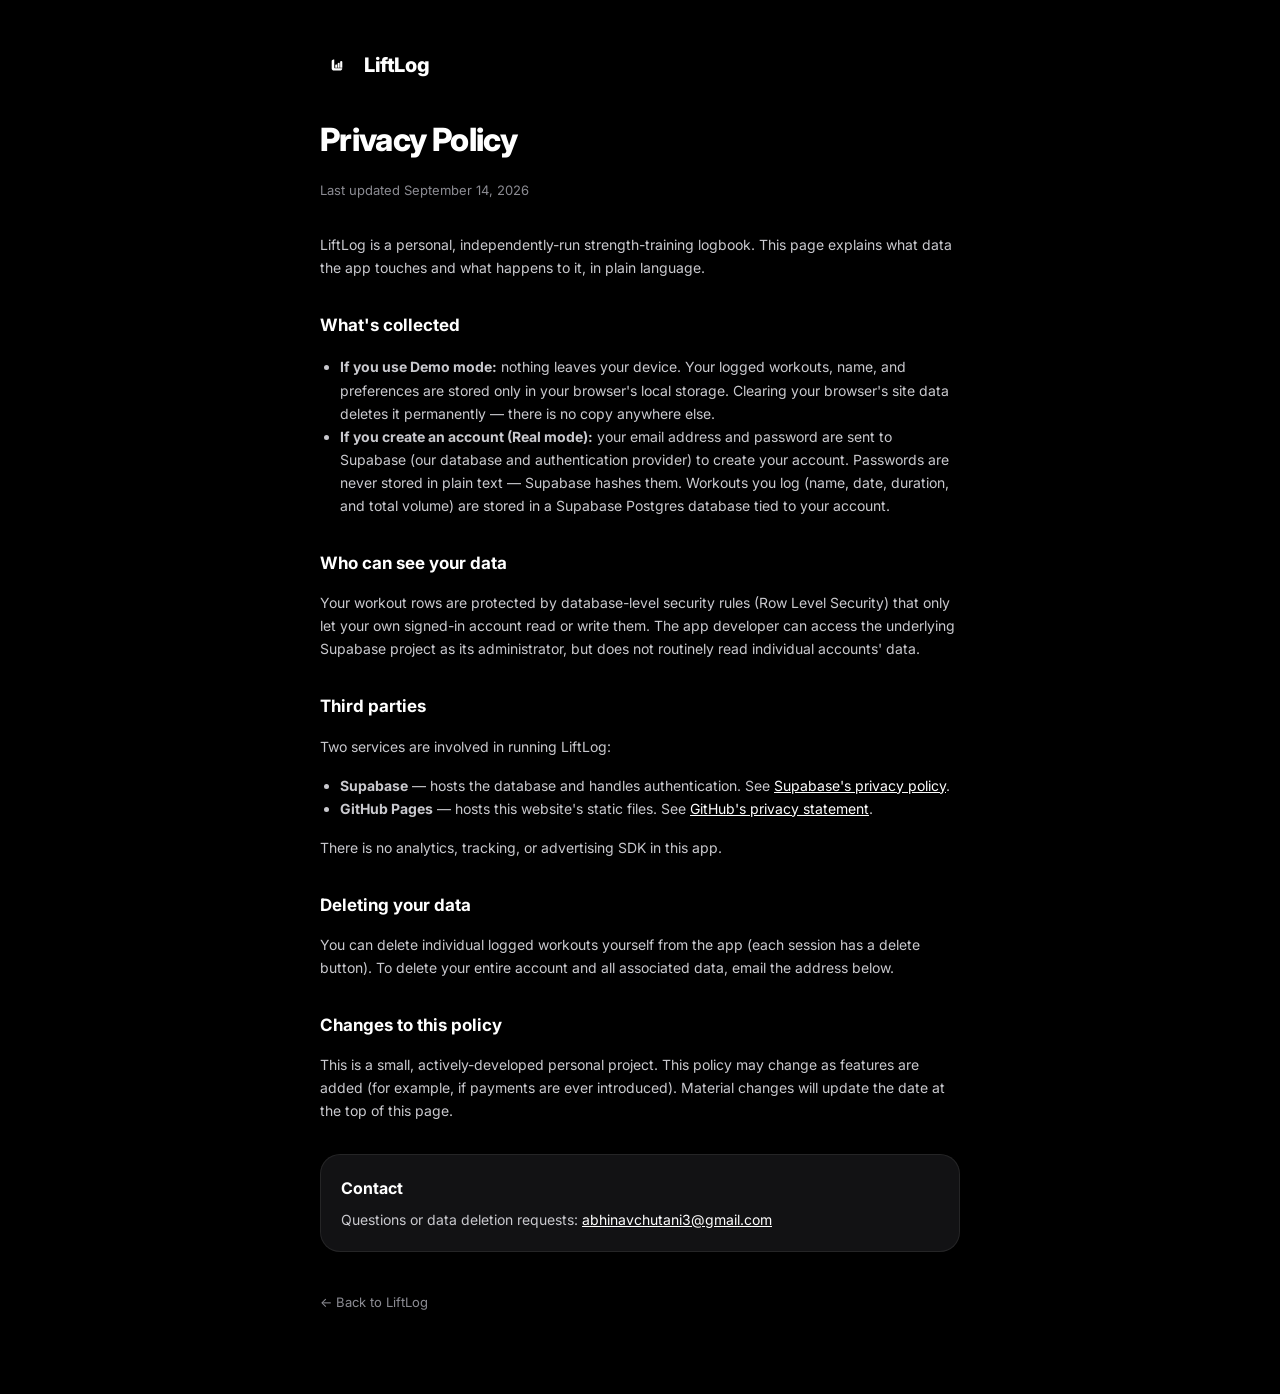
<file: privacy.html>
<!doctype html>
<html lang="en">
<head>
<meta charset="utf-8">
<meta name="viewport" content="width=device-width, initial-scale=1">
<title>Privacy Policy — LiftLog</title>
<link rel="icon" type="image/svg+xml" href="assets/logo.svg">
<link href="https://fonts.googleapis.com/css2?family=Inter:wght@400;600;700;800&display=swap" rel="stylesheet">
<link rel="stylesheet" href="legal-shared.css">
</head>
<body>
<main>
  <a class="brand" href="index.html"><img src="assets/logo.svg" alt=""><span>LiftLog</span></a>
  <h1>Privacy Policy</h1>
  <p class="updated">Last updated September 14, 2026</p>

  <p>LiftLog is a personal, independently-run strength-training logbook. This page explains what
  data the app touches and what happens to it, in plain language.</p>

  <h2>What's collected</h2>
  <ul>
    <li><strong>If you use Demo mode:</strong> nothing leaves your device. Your logged workouts,
    name, and preferences are stored only in your browser's local storage. Clearing your browser's
    site data deletes it permanently — there is no copy anywhere else.</li>
    <li><strong>If you create an account (Real mode):</strong> your email address and password are
    sent to Supabase (our database and authentication provider) to create your account. Passwords
    are never stored in plain text — Supabase hashes them. Workouts you log (name, date, duration,
    and total volume) are stored in a Supabase Postgres database tied to your account.</li>
  </ul>

  <h2>Who can see your data</h2>
  <p>Your workout rows are protected by database-level security rules (Row Level Security) that
  only let your own signed-in account read or write them. The app developer can access the
  underlying Supabase project as its administrator, but does not routinely read individual
  accounts' data.</p>

  <h2>Third parties</h2>
  <p>Two services are involved in running LiftLog:</p>
  <ul>
    <li><strong>Supabase</strong> — hosts the database and handles authentication. See
    <a href="https://supabase.com/privacy" target="_blank" rel="noopener">Supabase's privacy policy</a>.</li>
    <li><strong>GitHub Pages</strong> — hosts this website's static files. See
    <a href="https://docs.github.com/en/site-policy/privacy-policies/github-privacy-statement" target="_blank" rel="noopener">GitHub's privacy statement</a>.</li>
  </ul>
  <p>There is no analytics, tracking, or advertising SDK in this app.</p>

  <h2>Deleting your data</h2>
  <p>You can delete individual logged workouts yourself from the app (each session has a delete
  button). To delete your entire account and all associated data, email the address below.</p>

  <h2>Changes to this policy</h2>
  <p>This is a small, actively-developed personal project. This policy may change as features are
  added (for example, if payments are ever introduced). Material changes will update the date at
  the top of this page.</p>

  <div class="card">
    <strong>Contact</strong>
    <p style="margin:6px 0 0">Questions or data deletion requests: <a href="mailto:abhinavchutani3@gmail.com">abhinavchutani3@gmail.com</a></p>
  </div>

  <a class="back" href="index.html">&larr; Back to LiftLog</a>
</main>
</body>
</html>
</file>
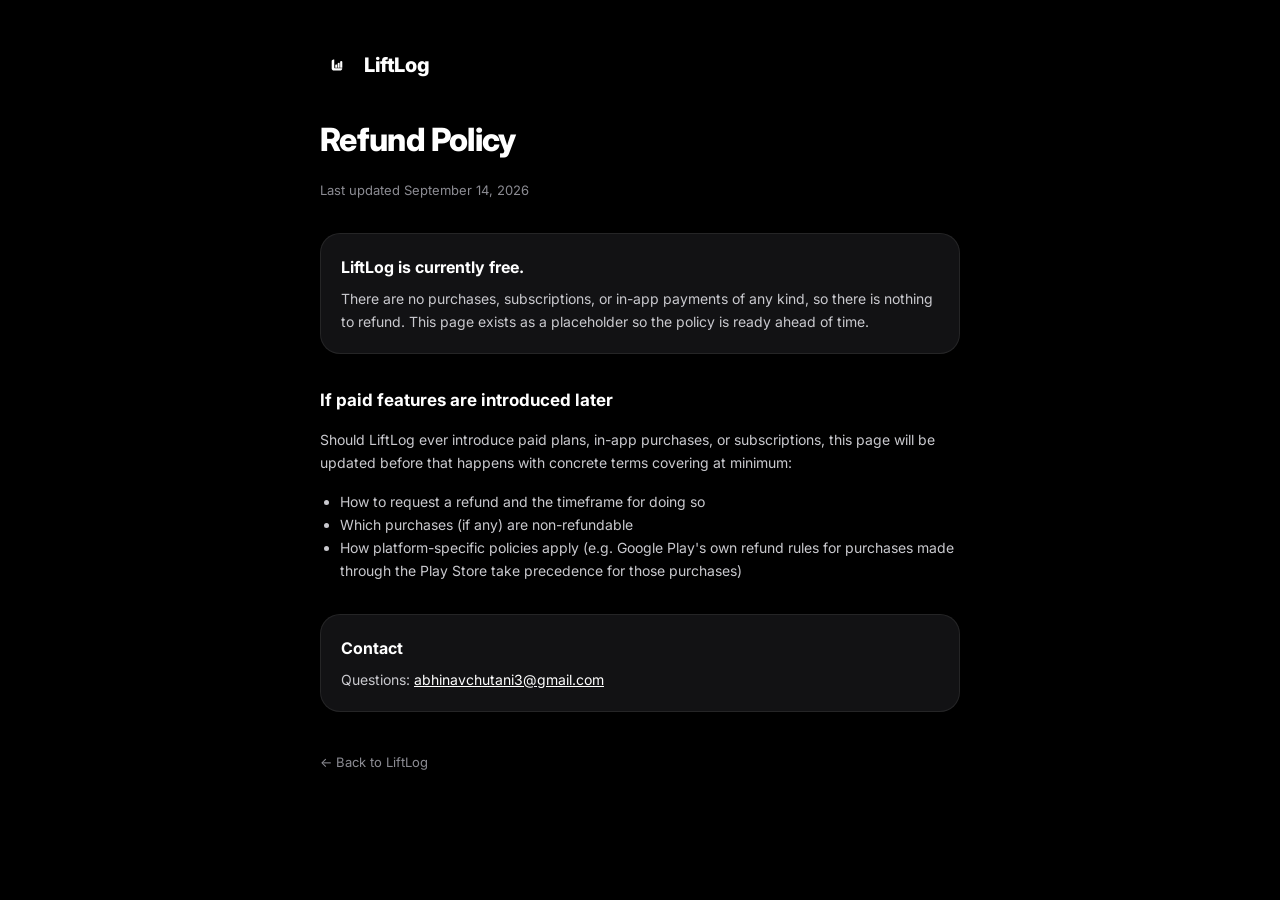
<file: refund.html>
<!doctype html>
<html lang="en">
<head>
<meta charset="utf-8">
<meta name="viewport" content="width=device-width, initial-scale=1">
<title>Refund Policy — LiftLog</title>
<link rel="icon" type="image/svg+xml" href="assets/logo.svg">
<link href="https://fonts.googleapis.com/css2?family=Inter:wght@400;600;700;800&display=swap" rel="stylesheet">
<link rel="stylesheet" href="legal-shared.css">
</head>
<body>
<main>
  <a class="brand" href="index.html"><img src="assets/logo.svg" alt=""><span>LiftLog</span></a>
  <h1>Refund Policy</h1>
  <p class="updated">Last updated September 14, 2026</p>

  <div class="card">
    <strong>LiftLog is currently free.</strong>
    <p style="margin:6px 0 0">There are no purchases, subscriptions, or in-app payments of any
    kind, so there is nothing to refund. This page exists as a placeholder so the policy is ready
    ahead of time.</p>
  </div>

  <h2>If paid features are introduced later</h2>
  <p>Should LiftLog ever introduce paid plans, in-app purchases, or subscriptions, this page will
  be updated before that happens with concrete terms covering at minimum:</p>
  <ul>
    <li>How to request a refund and the timeframe for doing so</li>
    <li>Which purchases (if any) are non-refundable</li>
    <li>How platform-specific policies apply (e.g. Google Play's own refund rules for purchases
    made through the Play Store take precedence for those purchases)</li>
  </ul>

  <div class="card">
    <strong>Contact</strong>
    <p style="margin:6px 0 0">Questions: <a href="mailto:abhinavchutani3@gmail.com">abhinavchutani3@gmail.com</a></p>
  </div>

  <a class="back" href="index.html">&larr; Back to LiftLog</a>
</main>
</body>
</html>
</file>
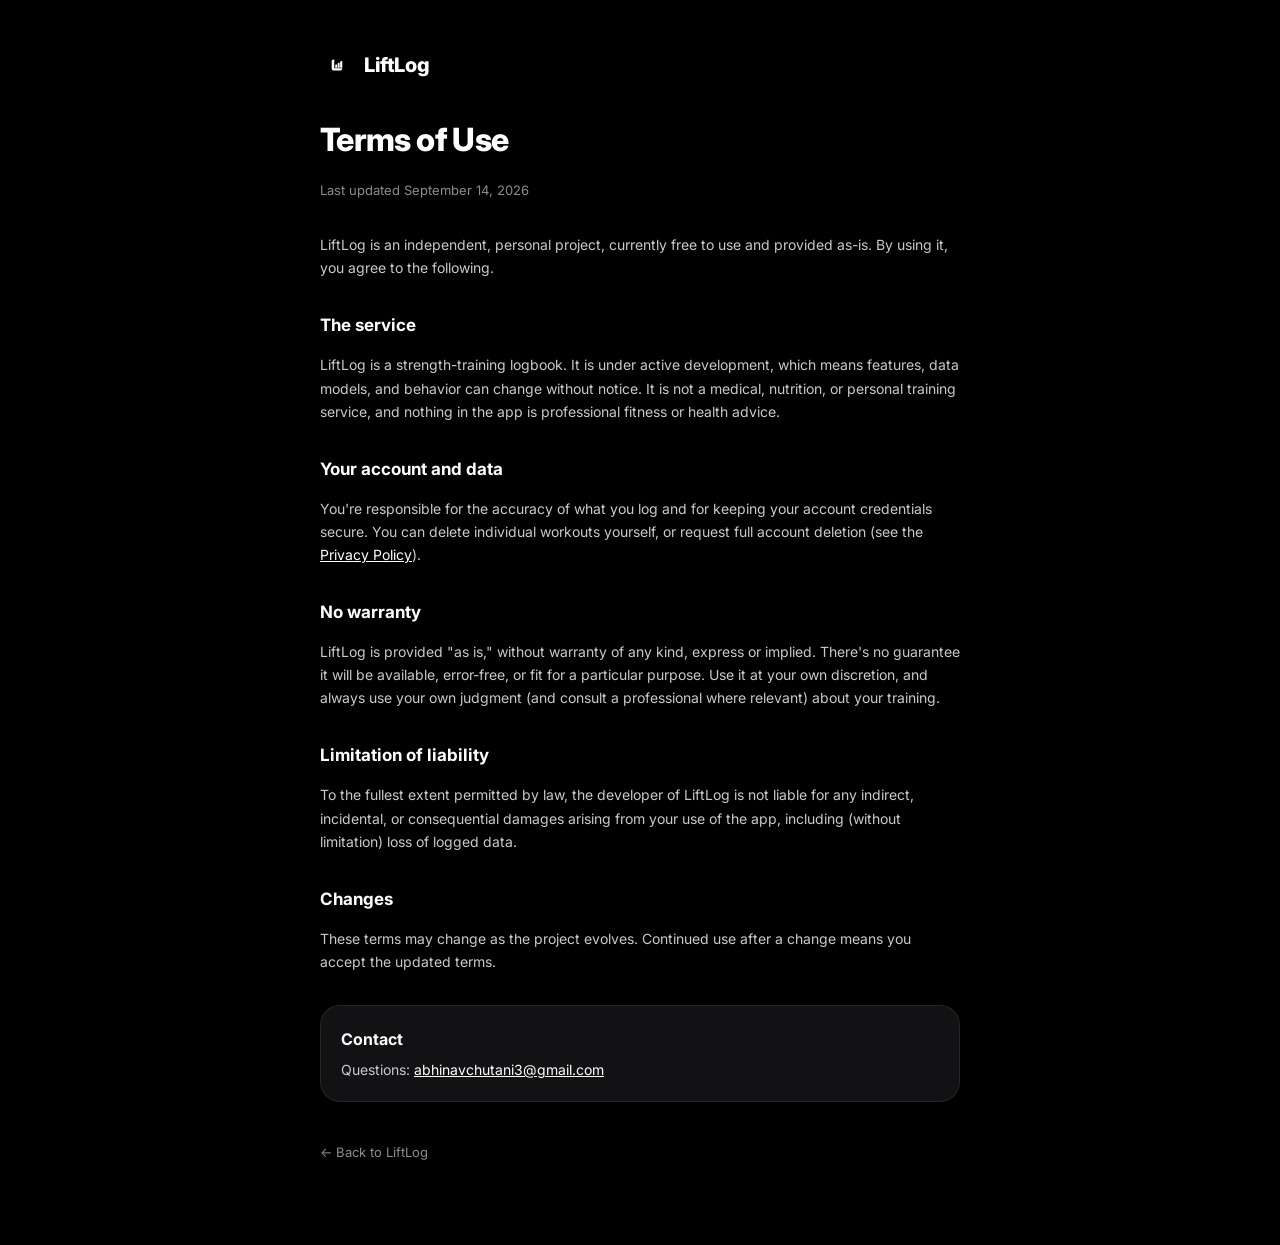
<file: terms.html>
<!doctype html>
<html lang="en">
<head>
<meta charset="utf-8">
<meta name="viewport" content="width=device-width, initial-scale=1">
<title>Terms of Use — LiftLog</title>
<link rel="icon" type="image/svg+xml" href="assets/logo.svg">
<link href="https://fonts.googleapis.com/css2?family=Inter:wght@400;600;700;800&display=swap" rel="stylesheet">
<link rel="stylesheet" href="legal-shared.css">
</head>
<body>
<main>
  <a class="brand" href="index.html"><img src="assets/logo.svg" alt=""><span>LiftLog</span></a>
  <h1>Terms of Use</h1>
  <p class="updated">Last updated September 14, 2026</p>

  <p>LiftLog is an independent, personal project, currently free to use and provided as-is. By
  using it, you agree to the following.</p>

  <h2>The service</h2>
  <p>LiftLog is a strength-training logbook. It is under active development, which means features,
  data models, and behavior can change without notice. It is not a medical, nutrition, or personal
  training service, and nothing in the app is professional fitness or health advice.</p>

  <h2>Your account and data</h2>
  <p>You're responsible for the accuracy of what you log and for keeping your account credentials
  secure. You can delete individual workouts yourself, or request full account deletion (see the
  <a href="privacy.html">Privacy Policy</a>).</p>

  <h2>No warranty</h2>
  <p>LiftLog is provided "as is," without warranty of any kind, express or implied. There's no
  guarantee it will be available, error-free, or fit for a particular purpose. Use it at your own
  discretion, and always use your own judgment (and consult a professional where relevant) about
  your training.</p>

  <h2>Limitation of liability</h2>
  <p>To the fullest extent permitted by law, the developer of LiftLog is not liable for any
  indirect, incidental, or consequential damages arising from your use of the app, including
  (without limitation) loss of logged data.</p>

  <h2>Changes</h2>
  <p>These terms may change as the project evolves. Continued use after a change means you accept
  the updated terms.</p>

  <div class="card">
    <strong>Contact</strong>
    <p style="margin:6px 0 0">Questions: <a href="mailto:abhinavchutani3@gmail.com">abhinavchutani3@gmail.com</a></p>
  </div>

  <a class="back" href="index.html">&larr; Back to LiftLog</a>
</main>
</body>
</html>
</file>
<file: legal-shared.css>
:root { color-scheme: dark; --bg: #000000; --surface: #121214; --line: rgba(255,255,255,.08); --text: #ffffff; --muted: #8b8b92; --ember: #ffffff; }
* { box-sizing: border-box; }
html, body { margin: 0; background: var(--bg); }
body { font-family: 'Inter', ui-sans-serif, system-ui, -apple-system, BlinkMacSystemFont, "Segoe UI", sans-serif; color: var(--text); display: flex; justify-content: center; padding: 48px 20px 80px; line-height: 1.65; }
main { width: 100%; max-width: 640px; }
.brand { display: flex; align-items: center; gap: 10px; margin-bottom: 32px; text-decoration: none; color: var(--text); }
.brand img { width: 34px; height: 34px; border-radius: 10px; display: block; }
.brand span { font-family: 'Inter', sans-serif; font-weight: 800; font-size: 20px; letter-spacing: -.02em; }
h1 { font-family: 'Inter', sans-serif; font-weight: 800; font-size: 32px; letter-spacing: -.02em; margin: 0 0 6px; }
.updated { color: var(--muted); font-size: 13px; margin-bottom: 32px; }
h2 { font-size: 17px; font-weight: 700; margin: 32px 0 10px; }
p, li { color: #c9c9ce; font-size: 14px; }
ul { padding-left: 20px; }
a { color: var(--ember); text-decoration: underline; }
.card { background: var(--surface); border: 1px solid var(--line); border-radius: 20px; padding: 20px; margin-top: 32px; }
.back { display: inline-flex; align-items: center; gap: 6px; margin-top: 40px; color: var(--muted); font-size: 13px; text-decoration: none; }
.back:hover { color: var(--text); }
</file>
